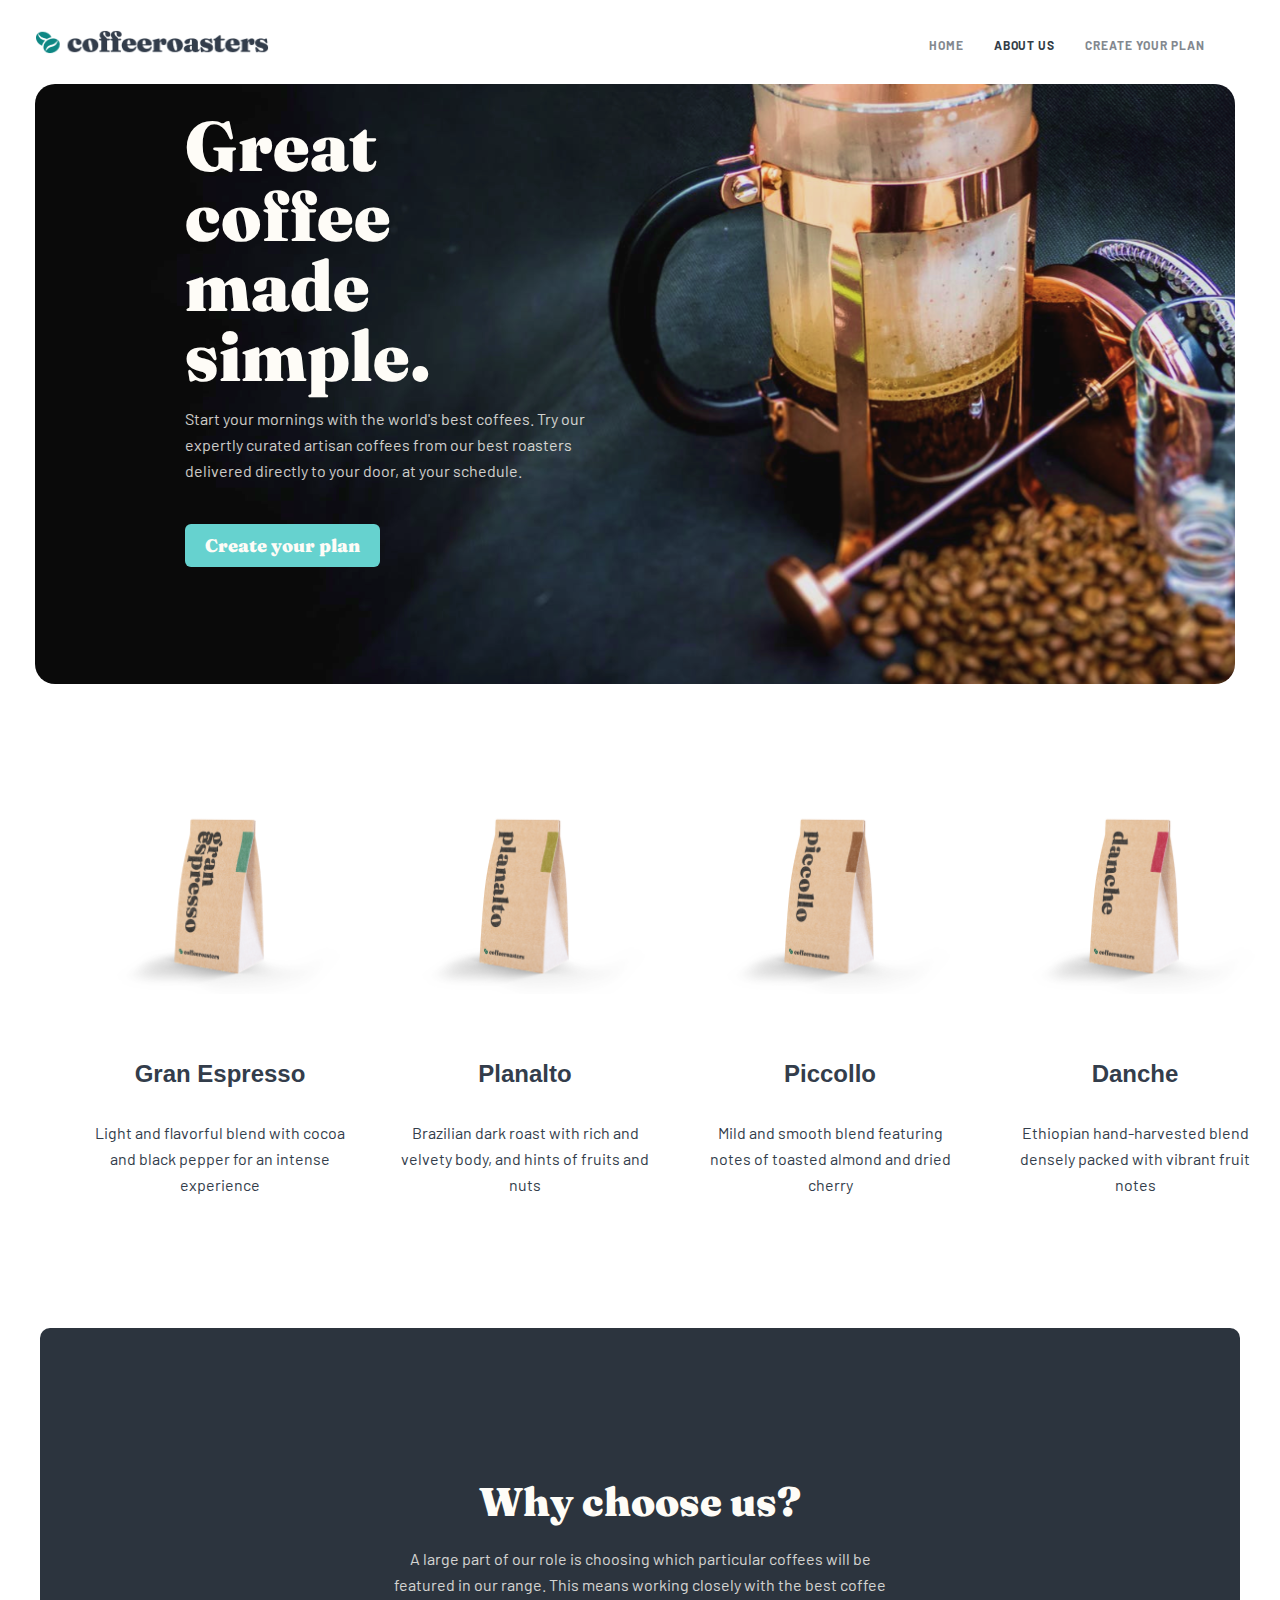
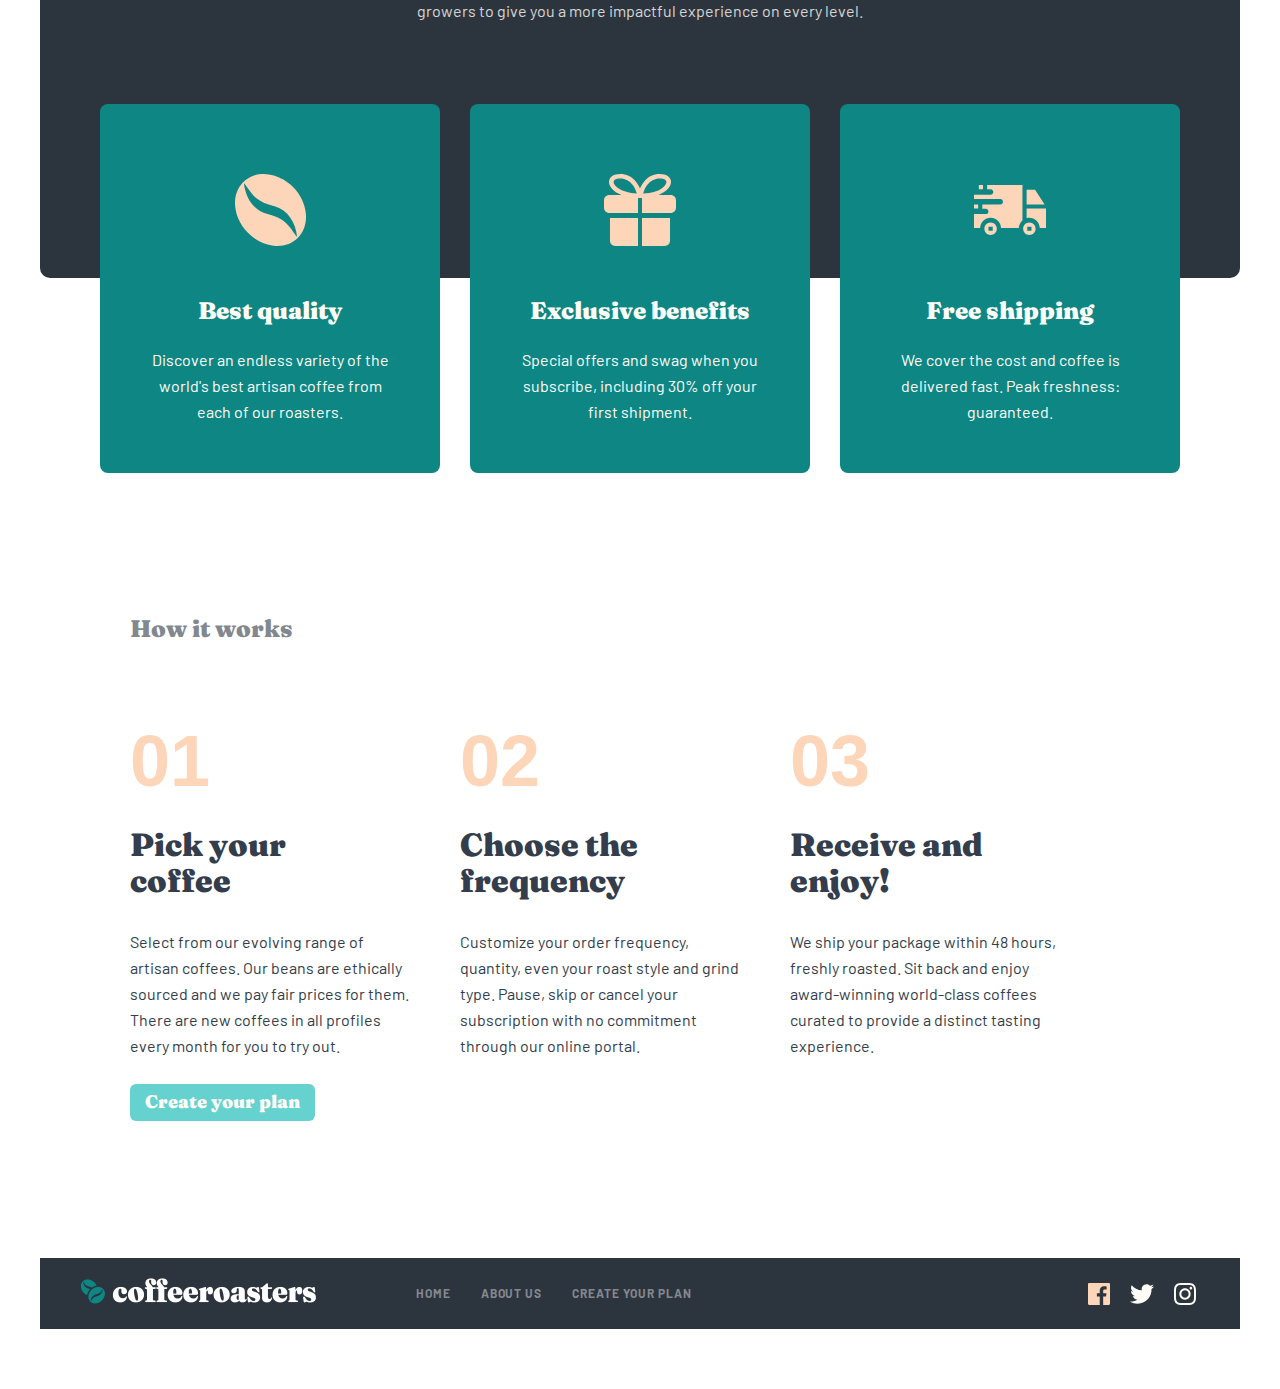
<file: index.html>
<!DOCTYPE html>
<html lang="en">
  <head>
    <meta charset="UTF-8" />
    <meta http-equiv="X-UA-Compatible" content="IE=edge" />
    <meta name="viewport" content="width=device-width, initial-scale=1.0" />
    <link rel="stylesheet" href="./css/main.css" />
    <link rel="preconnect" href="https://fonts.googleapis.com" />
    <link rel="preconnect" href="https://fonts.gstatic.com" crossorigin />
    <link
      href="https://fonts.googleapis.com/css2?family=Barlow&family=Fraunces:opsz@9..144&family=Philosopher:wght@700&display=swap"
      rel="stylesheet"
    />
    <title>Desktop-Home-Active</title>
  </head>
  <body>
    <header class="header">
      <div class="header-container">
        <div class="header-wrapper">
          <img
            src="img/Group5.png"
            alt="combinedshape"
            width="234"
            height="24"
          />
          <ul class="header-nav">
            <li class="nav-text">
              <a href="./index.html" class="nav-link">Home</a>
            </li>
            <li class="nav-text">
              <a href="./about.html" class="nav-link"><span>About us</span></a>
            </li>
            <li class="nav-text">
              <a href="./plan.html" class="nav-link">Create your plan</a>
            </li>
          </ul>
        </div>
      </div>
      <div class="header-container-2">
        <img
          src="./img/Bitmap.svg"
          class="header-container-2-img"
          alt="bitmap"
          width="1200"
          height="600"
        />
        <div class="header-wrapper-2">
          <div class="wrapper-2-texts">
            <p class="wrapper-2-name">Great coffee made simple.</p>
            <p class="wrapper-2-text">
              Start your mornings with the world's best coffees. Try our
              expertly curated artisan coffees from our best roasters delivered
              directly to your door, at your schedule.
            </p>
            <a href="#" class="wrapper-2-btn">Create your plan</a>
          </div>
        </div>
      </div>
    </header>
    <main class="main">
      <div class="main-container">
        <div class="main-wrapper-2">
          <img
            src="./img/kopi1copy.png"
            alt="kopi1234"
            width="253"
            height="190"
          />
          <div class="main-wrapper-2-texts">
            <p class="main-wrapper-2-name">Gran Espresso</p>
            <p class="main-wrapper-2-text">
              Light and flavorful blend with cocoa and black pepper for an
              intense experience
            </p>
            <p class="main-wrapper-2-text"></p>
          </div>
        </div>
        <div class="main-wrapper-2">
          <img src="./img/kopi2.png" alt="kopi1234" width="253" height="190" />
          <div class="main-wrapper-2-texts">
            <p class="main-wrapper-2-name">Planalto</p>
            <p class="main-wrapper-2-text">
              Brazilian dark roast with rich and velvety body, and hints of
              fruits and nuts
            </p>
          </div>
        </div>
        <div class="main-wrapper-2">
          <img src="./img/kopi3.png" alt="kopi1234" width="253" height="190" />
          <div class="main-wrapper-2-texts">
            <p class="main-wrapper-2-name">Piccollo</p>
            <p class="main-wrapper-2-text">
              Mild and smooth blend featuring notes of toasted almond and dried
              cherry
            </p>
          </div>
        </div>
        <div class="main-wrapper-2">
          <img src="./img/kopi4.png" alt="kopi1234" width="253" height="190" />
          <div class="main-wrapper-2-texts">
            <p class="main-wrapper-2-name">Danche</p>
            <p class="main-wrapper-2-text">
              Ethiopian hand-harvested blend densely packed with vibrant fruit
              notes
            </p>
          </div>
        </div>
      </div>
      <div class="main-container-2">
        <div class="main-wrapper-3">
          <div class="wrapper-3-texts">
            <p class="wrapper-3-name">Why choose us?</p>
            <p class="wrapper-3-text">
              A large part of our role is choosing which particular coffees will
              be featured in our range. This means working closely with the best
              coffee growers to give you a more impactful experience on every
              level.
            </p>
          </div>
        </div>
        <div class="main-wrapper-4">
          <div class="wrapper-4-container">
            <ul class="wrapper-4-ul">
              <li class="ul-li">
                <img
                  class="li-image"
                  src="./img/Shape.svg"
                  alt="coffe-box-car"
                  width="71"
                  height="72"
                />
                <h2 class="li-name">Best quality</h2>
                <p class="li-text">
                  Discover an endless variety of the world's best artisan coffee
                  from each of our roasters.
                </p>
              </li>
              <li class="ul-li">
                <img
                  class="li-image"
                  src="./img/combinedshape.svg"
                  alt="coffe-box-car"
                  width="72"
                  height="72"
                />
                <h2 class="li-name">Exclusive benefits</h2>
                <p class="li-text">
                  Special offers and swag when you subscribe, including 30% off
                  your first shipment.
                </p>
              </li>
              <li class="ul-li">
                <img
                  class="li-image"
                  src="./img/combinedshape2.svg"
                  alt="coffe-box-car"
                  width="72"
                  height="72"
                />
                <h2 class="li-name">Free shipping</h2>
                <p class="li-text">
                  We cover the cost and coffee is delivered fast. Peak
                  freshness: guaranteed.
                </p>
              </li>
            </ul>
          </div>
        </div>
        <div class="main-container-3">
          <div class="main-wrapper-5">
            <div class="wrapper-5">
              <p class="wrapper-5-name">How it works</p>
            </div>
            <div class="wrapper-6">
              <ul class="wrapper-6-ul">
                <li class="wrapper-6-texts">01</li>
                <li class="wrapper-6-text">
                  Pick your coffee
                  <span
                    >Select from our evolving range of artisan coffees. Our
                    beans are ethically sourced and we pay fair prices for them.
                    There are new coffees in all profiles every month for you to
                    try out.</span
                  >
                </li>
                <a href="#" class="wrapper-6-btn"
                  ><span>Create your plan</span></a
                >
              </ul>
              <ul class="wrapper-6-ul">
                <li class="wrapper-6-texts">02</li>
                <li class="wrapper-6-text">
                  Choose the frequency
                  <span
                    >Customize your order frequency, quantity, even your roast
                    style and grind type. Pause, skip or cancel your
                    subscription with no commitment through our online
                    portal.</span
                  >
                </li>
              </ul>
              <ul class="wrapper-6-ul">
                <li class="wrapper-6-texts">03</li>
                <li class="wrapper-6-text">
                  Receive and enjoy!
                  <span
                    >We ship your package within 48 hours, freshly roasted. Sit
                    back and enjoy award-winning world-class coffees curated to
                    provide a distinct tasting experience.</span
                  >
                </li>
              </ul>
            </div>
          </div>
        </div>
      </div>
    </main>
    <footer class="footer">
      <section class="footer-section">
        <img
          class="footer-image"
          src="./img/Group5-2.png"
          alt="coffetoaster"
          width="236"
          height="26"
        />
        <ul class="footer-nav">
          <li class="nav-text"><a href="#" class="nav-link">Home</a></li>
          <li class="nav-text">
            <a href="#" class="nav-link">About us</a>
          </li>
          <li class="nav-text">
            <a href="#" class="nav-link">Create your plan</a>
          </li>
        </ul>
        <div class="footer-icons">
          <a
            href="https://www.facebook.com/connectcoffeeroasters/"
            class="fti-links"
            ><img src="./img/Path2.svg" alt="facebook" width="24" height="22"
          /></a>
          <a href=" https://twitter.com/coffeeroastersg" class="fti-links"
            ><img src="./img/Path.svg" alt="twitter" width="24" height="22"
          /></a>
          <a
            href="https://www.instagram.com/link_coffee_roasters_ch/?hl=en"
            class="fti-links"
            ><img
              src="./img/Shape2.svg"
              alt="instagramm"
              width="24"
              height="22"
          /></a>
        </div>
      </section>
    </footer>
  </body>
</html>
</file>
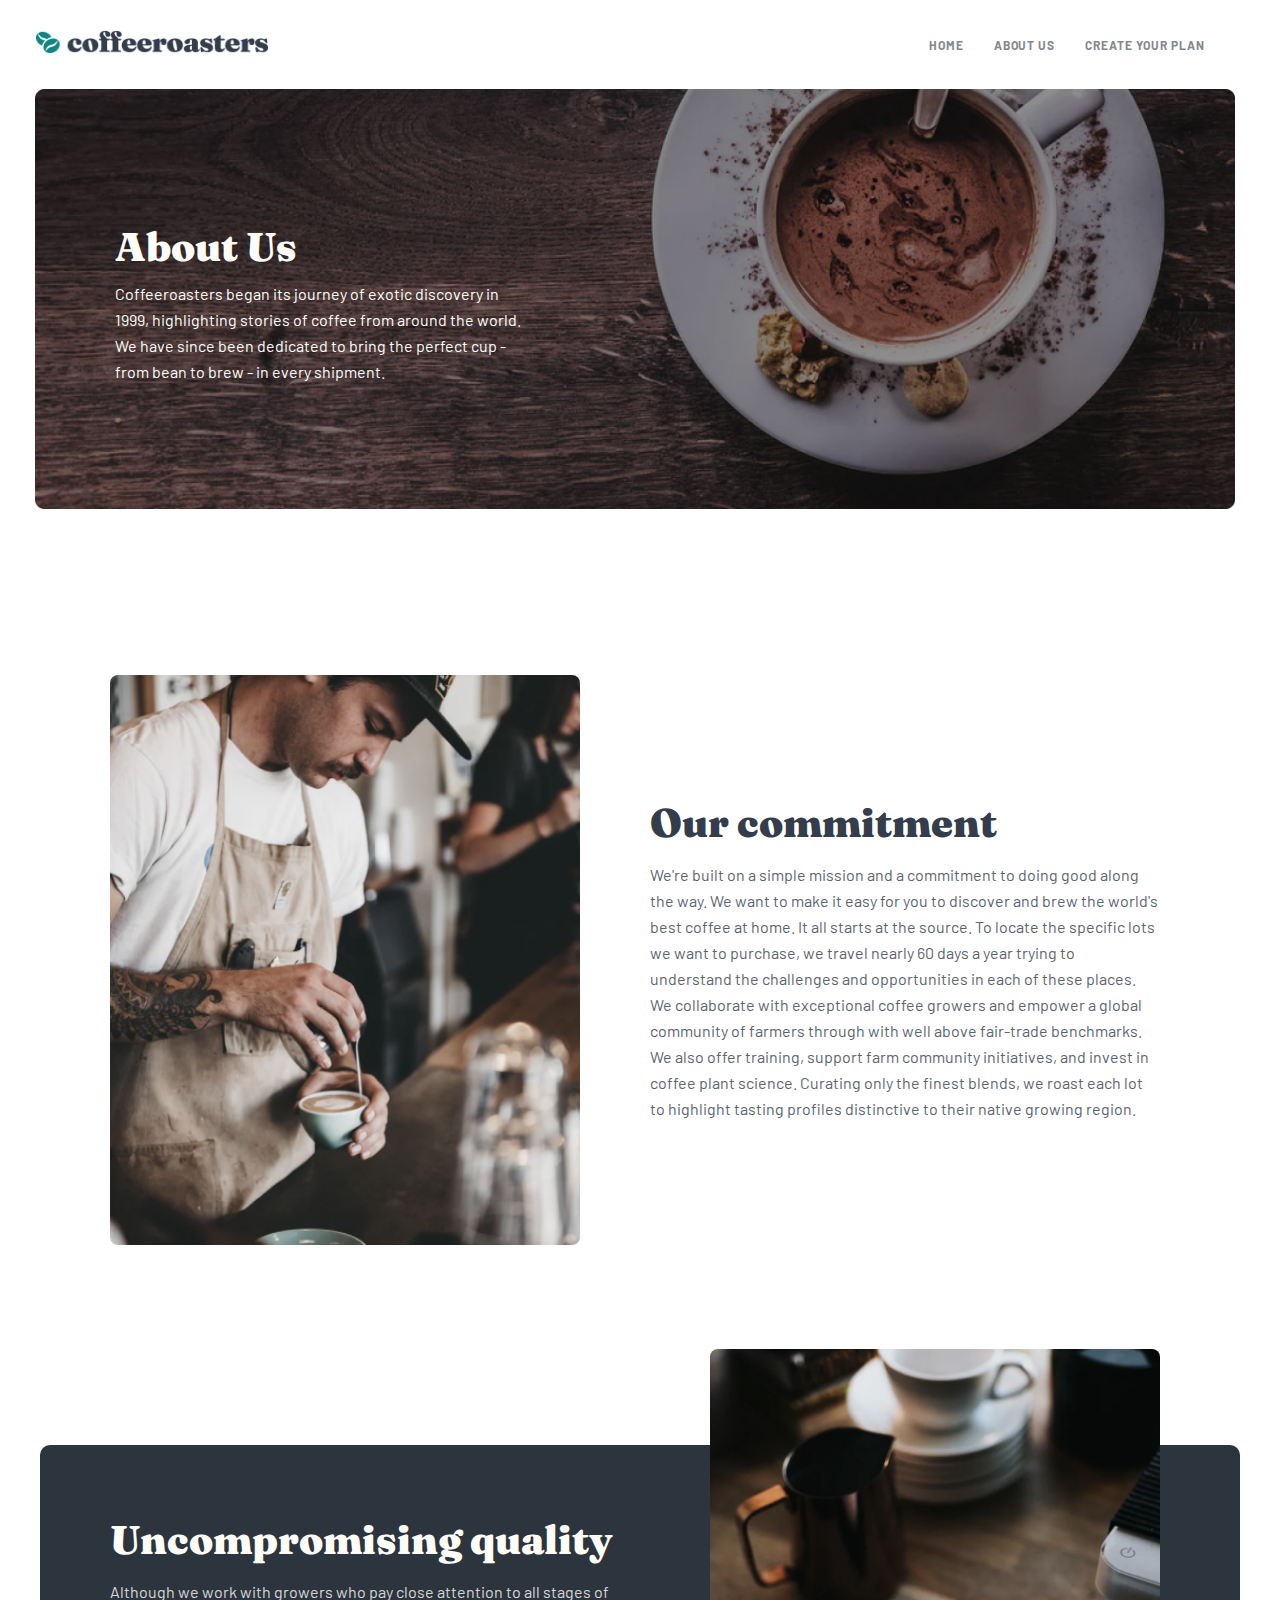
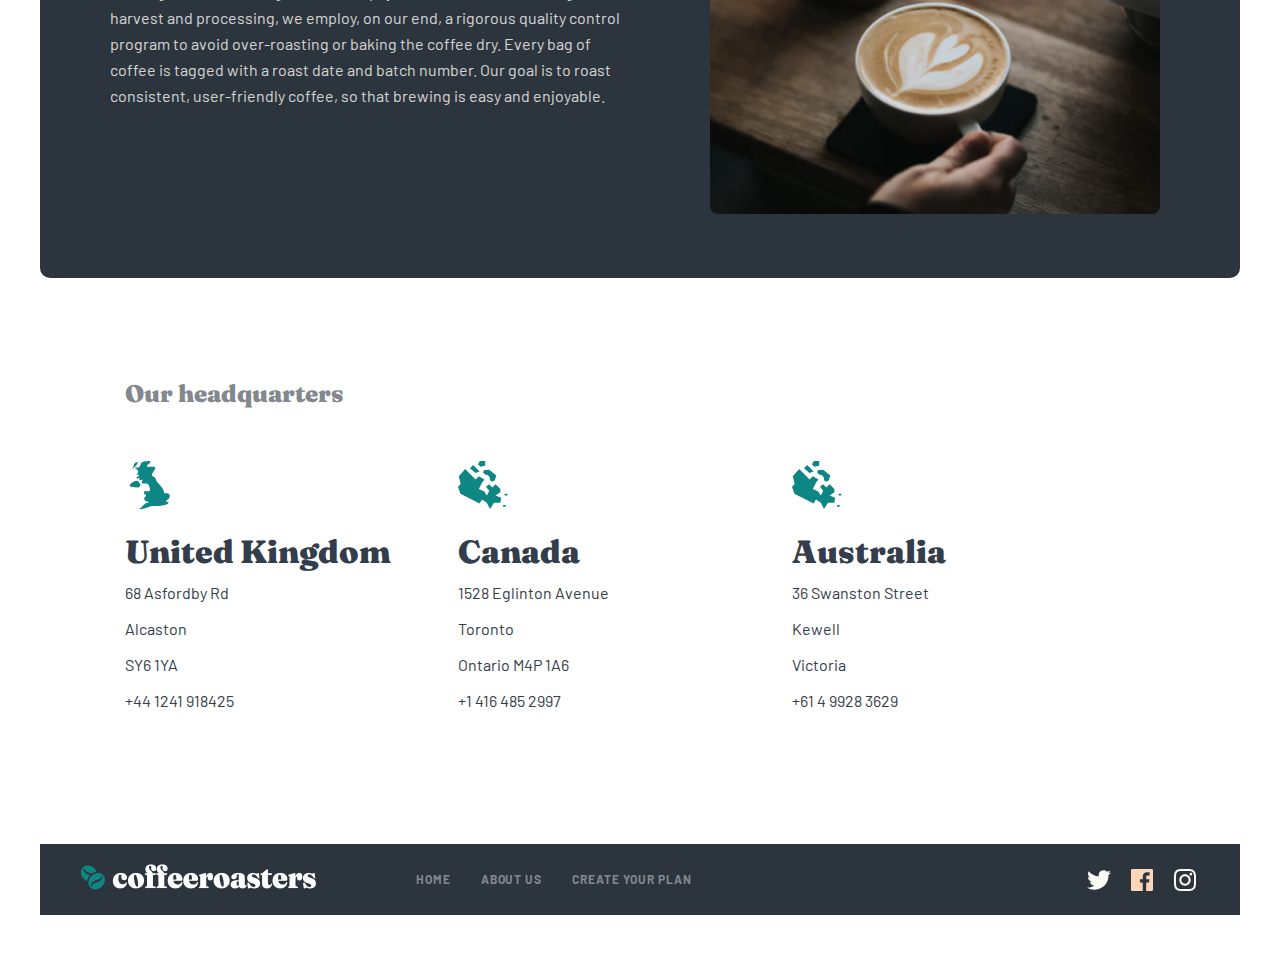
<file: about.html>
<!DOCTYPE html>
<html lang="en">
  <head>
    <meta charset="UTF-8" />
    <meta http-equiv="X-UA-Compatible" content="IE=edge" />
    <meta name="viewport" content="width=device-width, initial-scale=1.0" />
    <link rel="stylesheet" href="css/main2.css" />
    <link rel="preconnect" href="https://fonts.googleapis.com" />
    <link rel="preconnect" href="https://fonts.gstatic.com" crossorigin />
    <link
      href="https://fonts.googleapis.com/css2?family=Barlow&family=Fraunces:opsz@9..144&family=Philosopher:wght@700&display=swap"
      rel="stylesheet"
    />
    <title>Desktop-About Us-Active</title>
  </head>
  <body>
    <header class="header">
      <section class="header__section">
        <div class="header__wrapper">
          <img
            src="img/Group5.png"
            alt="combinedshape"
            width="234"
            height="24"
          />
          <ul class="header__nav">
            <li class="nav__text">
              <a href="./index.html" class="nav__link">Home</a>
            </li>
            <li class="nav__text">
              <a href="./about.html" class="nav__link">About us</a>
            </li>
            <li class="nav__text">
              <a href="./plan.html" class="nav__link">Create your plan</a>
            </li>
          </ul>
        </div>
      </section>
      <div class="header__wrapper__2">
        <img src="./img/Bitmap2.jpg" alt="coffee" width="1200" height="420" />
        <div class="wrapper__2__texts">
          <p class="wrapper__2__name">About Us</p>
          <p class="wrapper__2__text">
            Coffeeroasters began its journey of exotic discovery in 1999,
            highlighting stories of coffee from around the world. We have since
            been dedicated to bring the perfect cup - from bean to brew - in
            every shipment.
          </p>
        </div>
      </div>
    </header>
    <main class="main">
      <section class="main__section">
        <div class="main__wrapper">
          <img
            class="wrapper__img"
            src="./img/Bitmap2.png"
            alt="coffe__man"
            width="470"
            height="570"
          />
          <div class="wrapper__texts">
            <p class="wrapper__name">Our commitment</p>
            <p class="wrapper__text">
              We're built on a simple mission and a commitment to doing good
              along the way. We want to make it easy for you to discover and
              brew the world's best coffee at home. It all starts at the source.
              To locate the specific lots we want to purchase, we travel nearly
              60 days a year trying to understand the challenges and
              opportunities in each of these places. We collaborate with
              exceptional coffee growers and empower a global community of
              farmers through with well above fair-trade benchmarks. We also
              offer training, support farm community initiatives, and invest in
              coffee plant science. Curating only the finest blends, we roast
              each lot to highlight tasting profiles distinctive to their native
              growing region.
            </p>
          </div>
        </div>
      </section>
      <section class="main-section-2">
        <div class="main__wrapper__2">
          <div class="main__wrapper__2__texts">
            <p class="main__wrapper__2__name">Uncompromising quality</p>
            <p class="main__wrapper__2__text">
              Although we work with growers who pay close attention to all
              stages of harvest and processing, we employ, on our end, a
              rigorous quality control program to avoid over-roasting or baking
              the coffee dry. Every bag of coffee is tagged with a roast date
              and batch number. Our goal is to roast consistent, user-friendly
              coffee, so that brewing is easy and enjoyable.
            </p>
          </div>
          <img
            class="wrapper__2__img"
            src="img/Bitmap4.png"
            alt="bitmap"
            width="450"
            height="465"
          />
        </div>
        <div class="main__wrapper__3">
          <div class="wrapper__3__texts__2">
            <p class="wrapper__3__name">Our headquarters</p>
          </div>
          <div class="wrapper__3__container__2">
            <ul class="container__2__ul">
              <img
                src="./img/CombinedShape4.svg"
                alt="continets"
                width="50"
                height="50"
              />
              <li class="ul__ul__texts">
                United Kingdom
                <span>68 Asfordby Rd</span>
                <span>Alcaston</span>
                <span>SY6 1YA</span>
                <span>+44 1241 918425</span>
              </li>
            </ul>
            <ul class="container__2__ul">
              <img
                src="./img/CombinedShape5.svg"
                alt="continets"
                width="50"
                height="50"
              />
              <li class="ul__ul__texts">
                Canada
                <span>1528 Eglinton Avenue</span>
                <span>Toronto</span>
                <span>Ontario M4P 1A6</span>
                <span>+1 416 485 2997</span>
              </li>
            </ul>
            <ul class="container__2__ul">
              <img
                src="./img/CombinedShape6.svg"
                alt="continets"
                width="50"
                height="50"
              />
              <li class="ul__ul__texts">
                Australia
                <span>36 Swanston Street</span>
                <span>Kewell</span>
                <span>Victoria</span>
                <span>+61 4 9928 3629</span>
              </li>
            </ul>
          </div>
        </div>
      </section>
    </main>
    <footer class="footer">
      <section class="footer__section">
        <img
          class="footer__image"
          src="./img/Group5-2.png"
          alt="coffetoaster"
          width="236"
          height="26"
        />
        <ul class="footer__nav">
          <li class="nav__text"><a href="#" class="nav__link">Home</a></li>
          <li class="nav__text">
            <a href="#" class="nav__link">About us</a>
          </li>
          <li class="nav__text">
            <a href="#" class="nav__link">Create your plan</a>
          </li>
        </ul>
        <div class="footer__icons">
          <a
            href="https://www.facebook.com/connectcoffeeroasters/"
            class="fti__links"
            ><img src="./img/Path.svg" alt="facebook" width="24" height="22"
          /></a>
          <a href=" https://twitter.com/coffeeroastersg" class="fti__links"
            ><img src="./img/Path2.svg" alt="twitter" width="24" height="22"
          /></a>
          <a
            href="https://www.instagram.com/link_coffee_roasters_ch/?hl=en"
            class="fti__links"
            ><img
              src="./img/Shape2.svg"
              alt="instagramm"
              width="24"
              height="22"
          /></a>
        </div>
      </section>
    </footer>
  </body>
</html>
</file>
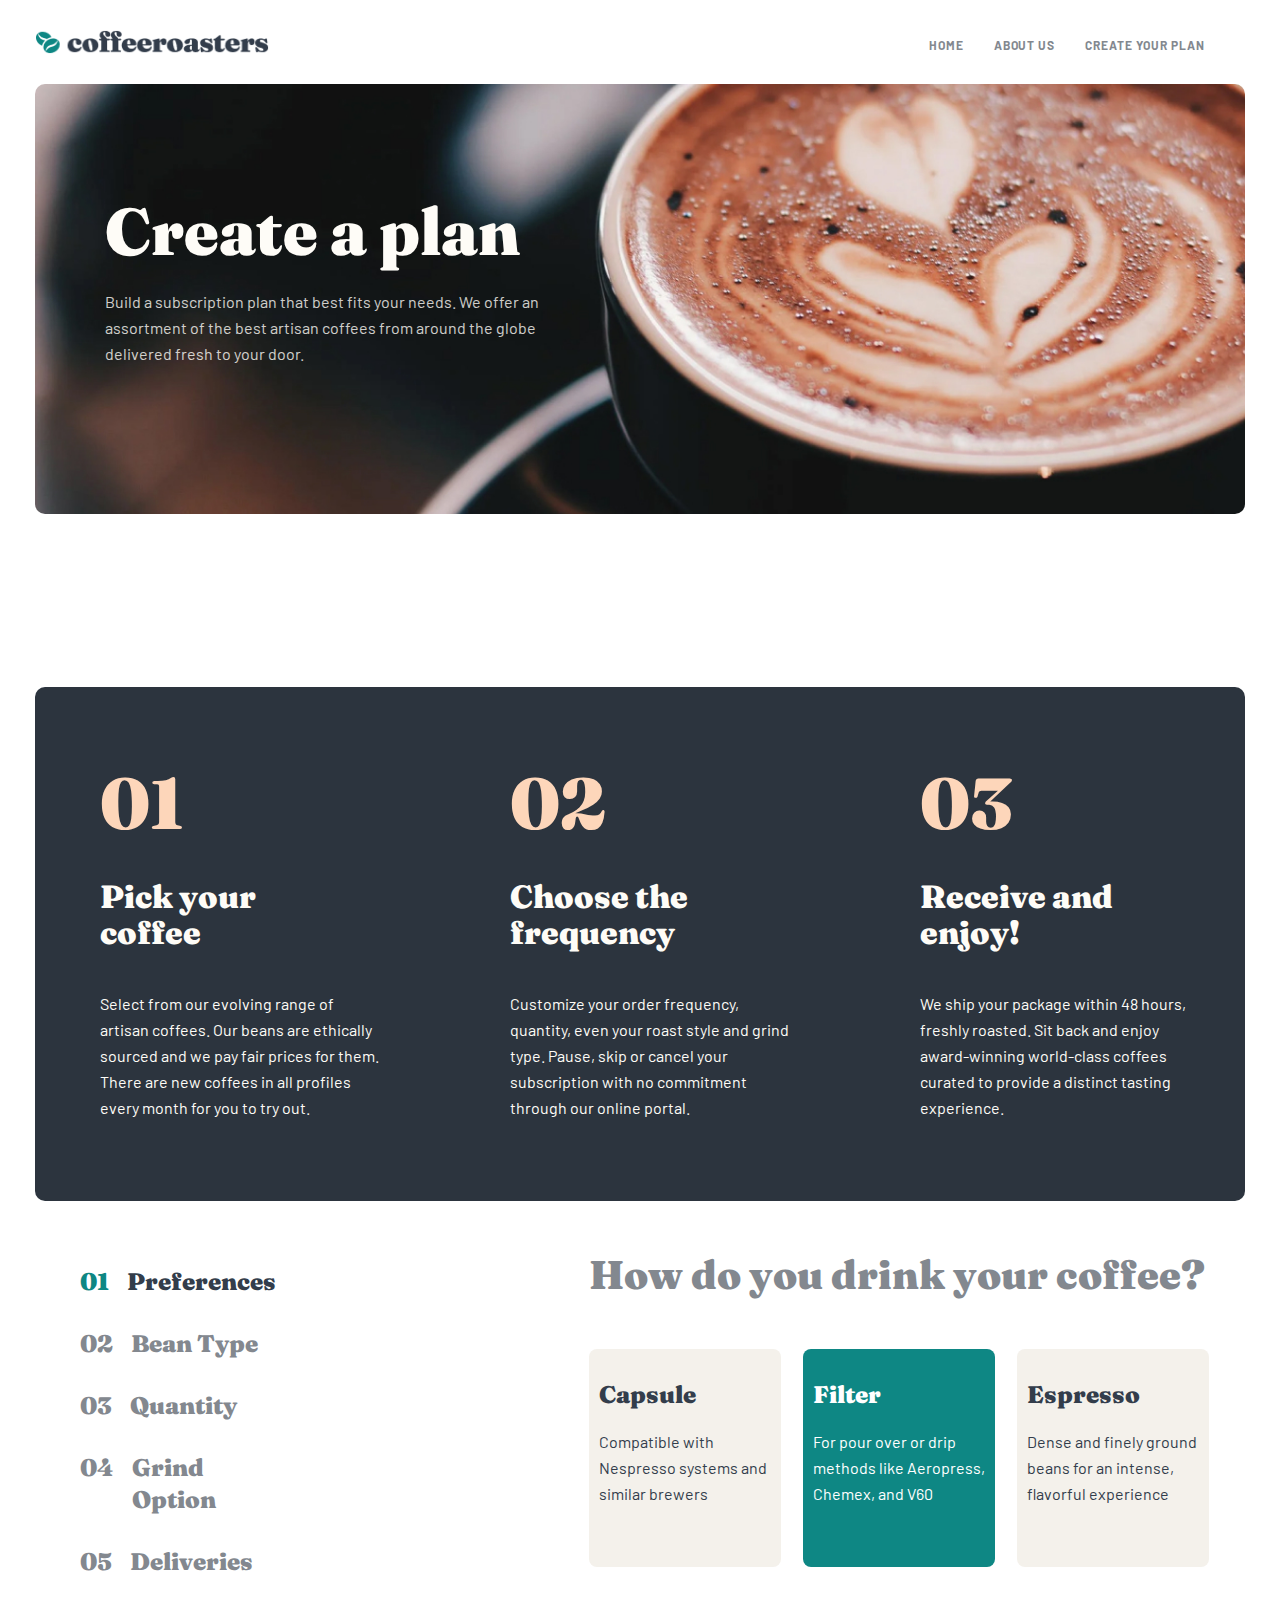
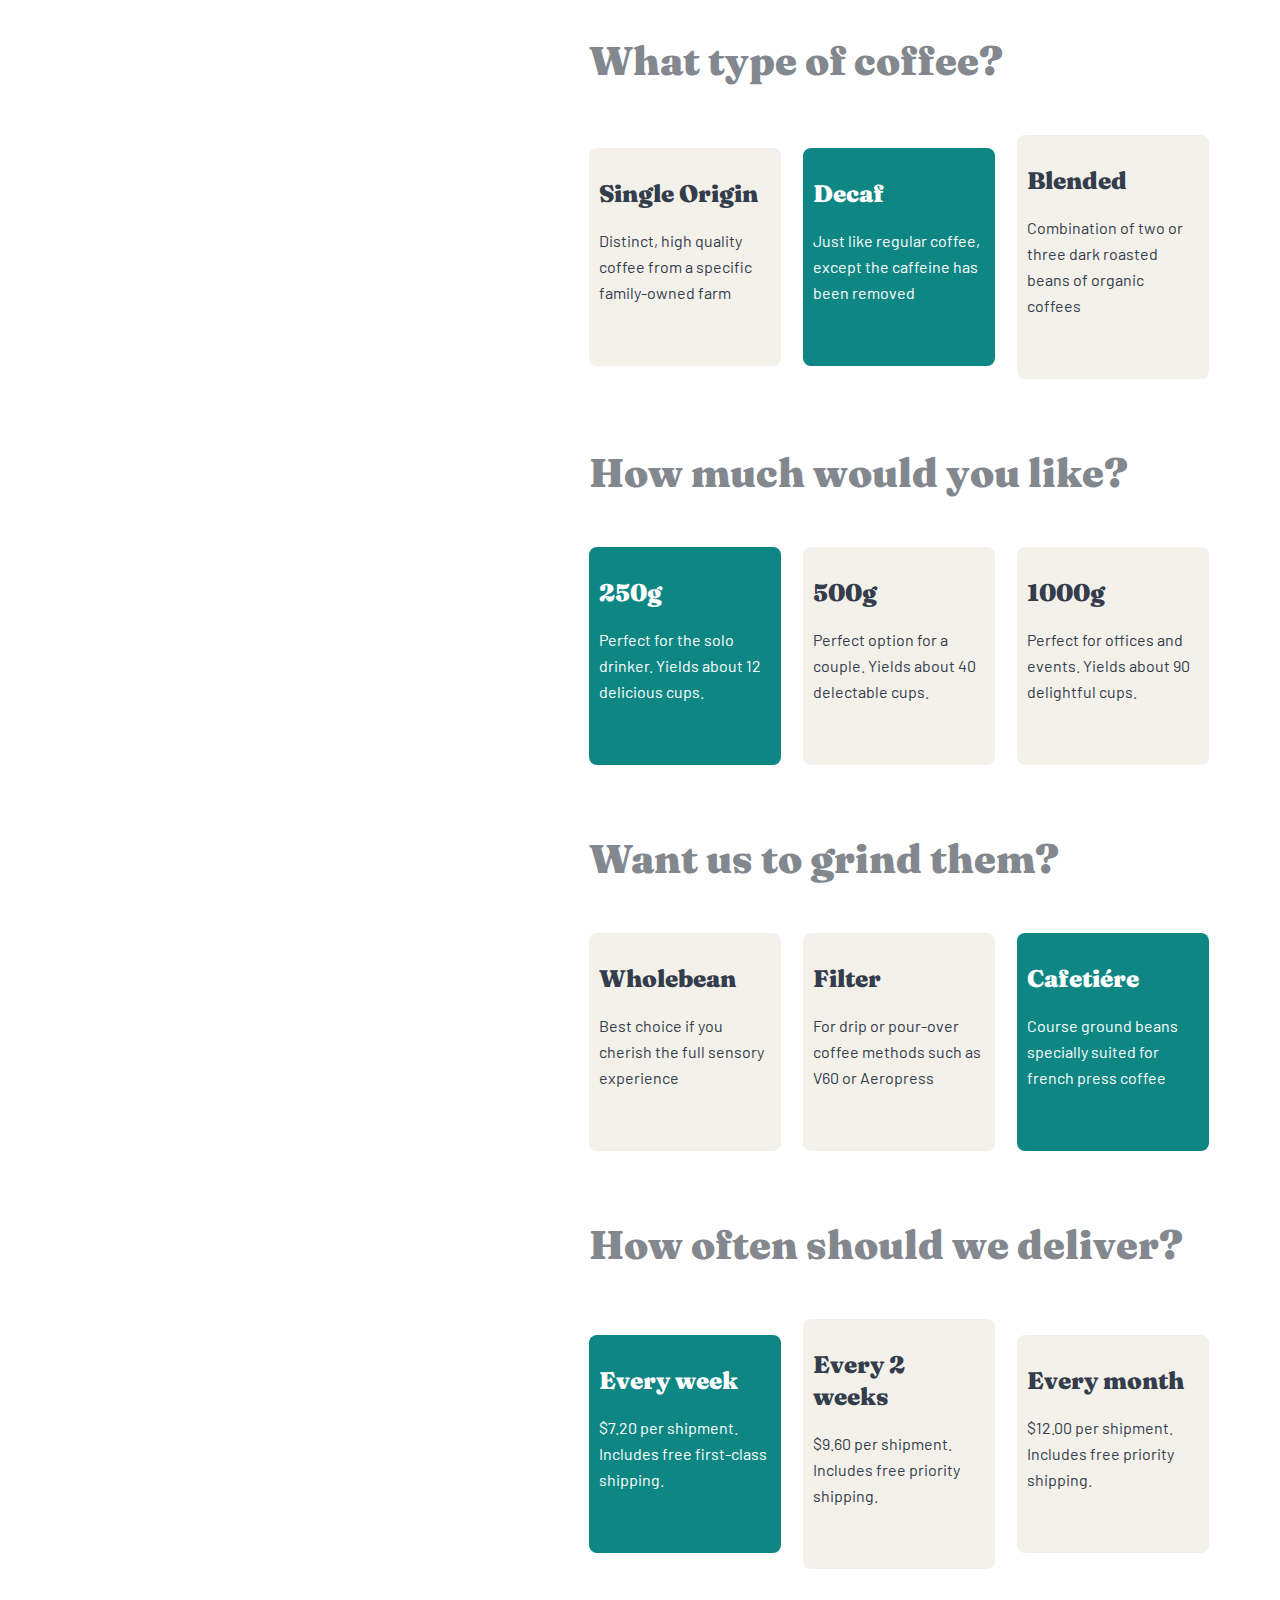
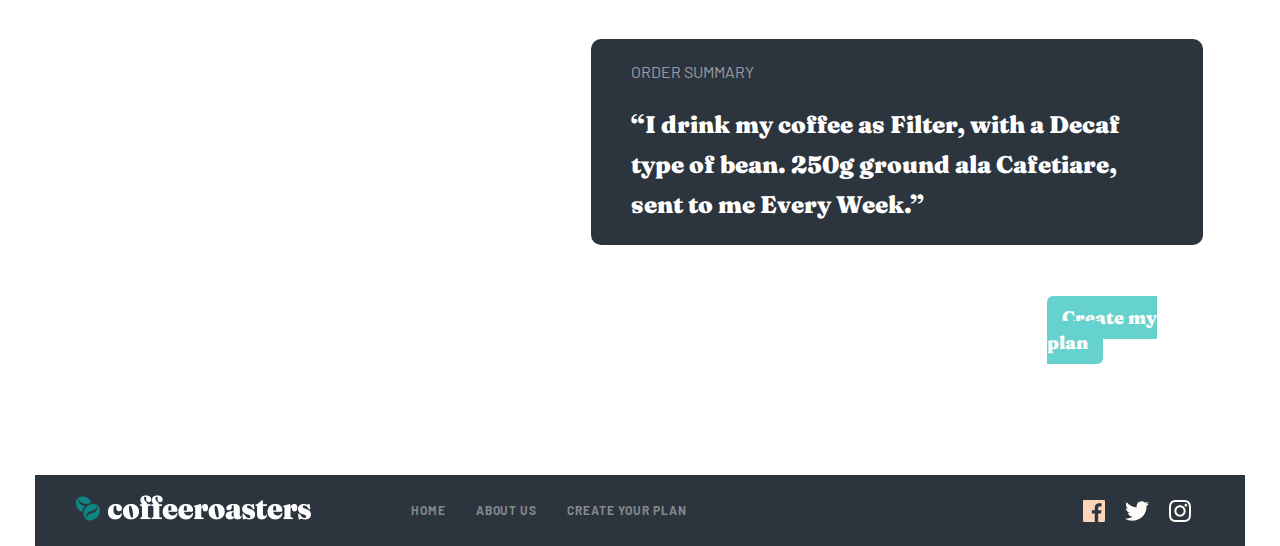
<file: plan.html>
<!DOCTYPE html>
<html lang="en">
  <head>
    <meta charset="UTF-8" />
    <meta http-equiv="X-UA-Compatible" content="IE=edge" />
    <meta name="viewport" content="width=device-width, initial-scale=1.0" />
    <link rel="stylesheet" href="./css/main3.css" />
    <link rel="preconnect" href="https://fonts.googleapis.com" />
    <link rel="preconnect" href="https://fonts.gstatic.com" crossorigin />
    <link
      href="https://fonts.googleapis.com/css2?family=Barlow&family=Fraunces:opsz@9..144&family=Philosopher:wght@700&display=swap"
      rel="stylesheet"
    />
    <title>Desktop-Subscribe-Active</title>
  </head>
  <body>
    <header class="header">
      <div class="header-container">
        <div class="header-wrapper">
          <img
            src="img/Group5.png"
            alt="combinedshape"
            width="234"
            height="24"
          />
          <ul class="header-nav">
            <li class="nav-text">
              <a href="./index.html" class="nav-link">Home</a>
            </li>
            <li class="nav-text">
              <a href="./index/about.html" class="nav-link">About us</a>
            </li>
            <li class="nav-text">
              <a href="./index/plan.html" class="nav-link">Create your plan</a>
            </li>
          </ul>
        </div>
      </div>
      <div class="header-container-2">
        <img
          class="bitmap-image"
          src="./img/Bitmap.jpg"
          alt="coffee"
          width="1210"
          height="430"
        />
        <div class="header-wrapper-2">
          <div class="wrapper-2-texts">
            <p class="texts-head">Create a plan</p>
            <p class="texts-text">
              Build a subscription plan that best fits your needs. We offer an
              assortment of the best artisan coffees from around the globe
              delivered fresh to your door.
            </p>
          </div>
        </div>
      </div>
    </header>
    <main class="main">
      <section class="main-section">
        <div class="section-wrapper">
          <ul class="section-ul">
            <li class="ul-head">01</li>
            <li class="ul-text">Pick your coffee<br /></li>
            <li class="ul-span">
              Select from our evolving range of artisan coffees. Our beans are
              ethically sourced and we pay fair prices for them. There are new
              coffees in all profiles every month for you to try out.
            </li>
          </ul>
          <ul class="section-ul">
            <li class="ul-head">02</li>
            <li class="ul-text">Choose the frequency<br /></li>
            <li class="ul-span">
              Customize your order frequency, quantity, even your roast style
              and grind type. Pause, skip or cancel your subscription with no
              commitment through our online portal.
            </li>
          </ul>
          <ul class="section-ul">
            <li class="ul-head">03</li>
            <li class="ul-text">Receive and enjoy!<br /></li>
            <li class="ul-span">
              We ship your package within 48 hours, freshly roasted. Sit back
              and enjoy award-winning world-class coffees curated to provide a
              distinct tasting experience.
            </li>
          </ul>
        </div>
      </section>
      <section class="main-section-2">
        <div class="section-2-wrapper">
          <a href="#" class="section-2-list">
            <li class="section-2-number">01</li>
            <li class="section-2-text">Preferences</li>
          </a>
          <a href="#" class="section-2-list">
            <li class="section-2-numbers">02</li>
            <li class="section-2-texts">Bean Type</li>
          </a>
          <a href="#" class="section-2-list">
            <li class="section-2-numbers">03</li>
            <li class="section-2-texts">Quantity</li>
          </a>
          <a href="#" class="section-2-list">
            <li class="section-2-numbers">04</li>
            <li class="section-2-texts">Grind Option</li>
          </a>
          <a href="#" class="section-2-list">
            <li class="section-2-numbers">05</li>
            <li class="section-2-texts">Deliveries</li>
          </a>
        </div>
        <div class="section-2-container">
          <div class="section-2-cards">
            <p class="cards-heading">How do you drink your coffee?</p>
            <div class="cards-list">
              <a href="#" class="section-2-card">
                <li class="card-name">Capsule</li>
                <li class="card-text">
                  Compatible with Nespresso systems and similar brewers
                </li>
              </a>
              <a href="#" class="section-2-card-2">
                <li class="card-name-2">Filter</li>
                <li class="card-text-2">
                  For pour over or drip methods like Aeropress, Chemex, and V60
                </li>
              </a>
              <a href="#" class="section-2-card">
                <li class="card-name">Espresso</li>
                <li class="card-text">
                  Dense and finely ground beans for an intense, flavorful
                  experience
                </li>
              </a>
            </div>
          </div>
          <div class="section-2-cards">
            <p class="cards-heading">What type of coffee?</p>
            <div class="cards-list">
              <a href="#" class="section-2-card">
                <li class="card-name">Single Origin</li>
                <li class="card-text">
                  Distinct, high quality coffee from a specific family-owned
                  farm
                </li>
              </a>
              <a href="#" class="section-2-card-2">
                <li class="card-name-2">Decaf</li>
                <li class="card-text-2">
                  Just like regular coffee, except the caffeine has been removed
                </li>
              </a>
              <a href="#" class="section-2-card">
                <li class="card-name">Blended</li>
                <li class="card-text">
                  Combination of two or three dark roasted beans of organic
                  coffees
                </li>
              </a>
            </div>
          </div>
          <div class="section-2-cards">
            <p class="cards-heading">How much would you like?</p>
            <div class="cards-list">
              <a href="#" class="section-2-card-2">
                <li class="card-name-2">250g</li>
                <li class="card-text-2">
                  Perfect for the solo drinker. Yields about 12 delicious cups.
                </li>
              </a>
              <a href="#" class="section-2-card">
                <li class="card-name">500g</li>
                <li class="card-text">
                  Perfect option for a couple. Yields about 40 delectable cups.
                </li>
              </a>
              <a href="#" class="section-2-card">
                <li class="card-name">1000g</li>
                <li class="card-text">
                  Perfect for offices and events. Yields about 90 delightful
                  cups.
                </li>
              </a>
            </div>
          </div>
          <div class="section-2-cards">
            <p class="cards-heading">Want us to grind them?</p>
            <div class="cards-list">
              <a href="#" class="section-2-card">
                <li class="card-name">Wholebean</li>
                <li class="card-text">
                  Best choice if you cherish the full sensory experience
                </li>
              </a>
              <a href="#" class="section-2-card">
                <li class="card-name">Filter</li>
                <li class="card-text">
                  For drip or pour-over coffee methods such as V60 or Aeropress
                </li>
              </a>
              <a href="#" class="section-2-card-2">
                <li class="card-name-2">Cafetiére</li>
                <li class="card-text-2">
                  Course ground beans specially suited for french press coffee
                </li>
              </a>
            </div>
          </div>
          <div class="section-2-cards">
            <p class="cards-heading">How often should we deliver?</p>
            <div class="cards-list">
              <a href="#" class="section-2-card-2">
                <li class="card-name-2">Every week</li>
                <li class="card-text-2">
                  $7.20 per shipment. Includes free first-class shipping.
                </li>
              </a>
              <a href="#" class="section-2-card">
                <li class="card-name">Every 2 weeks</li>
                <li class="card-text">
                  $9.60 per shipment. Includes free priority shipping.
                </li>
              </a>
              <a href="#" class="section-2-card">
                <li class="card-name">Every month</li>
                <li class="card-text">
                  $12.00 per shipment. Includes free priority shipping.
                </li>
              </a>
            </div>
          </div>
          <div class="section-2-summary">
            <a href="#" class="summary-texts">
              <li class="summary-name">ORDER SUMMARY</li>
              <li class="summary-text">
                “I drink my coffee as Filter, with a Decaf type of bean. 250g
                ground ala Cafetiare, sent to me Every Week.”
              </li>
            </a>
          </div>
          <div class="button">
            <a href="#" class="summary-button">Create my plan</a>
          </div>
        </div>
      </section>
    </main>
    <footer class="footer">
      <div class="footer-container">
        <img
          class="footer-image"
          src="./img/Group5-2.png"
          alt="coffetoaster"
          width="236"
          height="26"
        />
        <ul class="footer-nav">
          <li class="nav-text"><a href="#" class="nav-link">Home</a></li>
          <li class="nav-text">
            <a href="#" class="nav-link">About us</a>
          </li>
          <li class="nav-text">
            <a href="#" class="nav-link">Create your plan</a>
          </li>
        </ul>
        <div class="footer-icons">
          <a
            href="https://www.facebook.com/connectcoffeeroasters/"
            class="fti-links"
            ><img src="./img/Path2.svg" alt="facebook" width="24" height="22"
          /></a>
          <a href=" https://twitter.com/coffeeroastersg" class="fti-links"
            ><img src="./img/Path.svg" alt="twitter" width="24" height="22"
          /></a>
          <a
            href="https://www.instagram.com/link_coffee_roasters_ch/?hl=en"
            class="fti-links"
            ><img
              src="./img/Shape2.svg"
              alt="instagramm"
              width="24"
              height="22"
          /></a>
        </div>
      </div>
    </footer>
  </body>
</html>
</file>
<file: css/main.css>
*,
*::before,
*::after {
  box-sizing: border-box;
  margin: 0;
  padding: 0%;
}
.header {
  width: 1250px;
  margin: 0 auto;
  padding: 0 20px;
}
.header-container {
  display: flex;
  align-items: center;
  justify-content: space-between;
}
.header-wrapper {
  display: flex;
  padding-top: 30px;
}
.header-nav {
  display: flex;
  justify-content: space-between;
  align-items: center;
  text-decoration: none;
  list-style-type: none;
  padding-left: 630px;
}
.nav-text {
  margin-top: 6px;
  margin-left: 30px;
}
.nav-link {
  font-family: "Barlow", sans-serif;
  font-style: normal;
  font-weight: 700;
  font-size: 12px;
  line-height: 15px;
  text-decoration: none;
  /* identical to box height, or 125% */
  letter-spacing: 0.923077px;
  text-transform: uppercase;
  color: #83888f;
}
.nav-link > span {
  font-family: "Barlow", sans-serif;
  font-style: normal;
  font-weight: 700;
  font-size: 12px;
  line-height: 15px;
  text-decoration: none;
  /* identical to box height, or 125% */
  letter-spacing: 0.923077px;
  text-transform: uppercase;
  color: #333d48;
}
.header-container-2 {
  display: flex;
  align-items: center;
  padding-top: 30px;
}
.header-container-2-img {
  border-radius: 20px;
}
.header-wrapper-2 {
  display: flex;
  width: 395px;
}
.wrapper-2-texts {
  width: 400px;
  position: relative;
  top: -50px;
  left: -650px;
  margin-left: -400px;
}
.wrapper-2-name {
  font-family: "Fraunces", sans-serif;
  font-style: normal;
  font-weight: 900;
  font-size: 70px;
  line-height: 70px;
  /* or 100% */
  color: #fefcf7;
  padding-bottom: 15px;
}
.wrapper-2-text {
  font-family: "Barlow";
  font-style: normal;
  font-weight: 400;
  font-size: 16px;
  line-height: 26px;
  /* or 162% */
  color: #fefcf7;
  mix-blend-mode: normal;
  opacity: 0.8;
  padding-bottom: 50px;
}
.wrapper-2-btn {
  font-family: "Fraunces", sans-serif;
  font-style: normal;
  font-weight: 900;
  font-size: 18px;
  line-height: 24px;
  text-decoration: none;
  /* identical to box height, or 139% */
  text-align: center;
  color: #fefcf7;
  background: #66d2cf;
  border-radius: 6px;
  padding: 10px 20px;
}
.main {
  width: 1240px;
  margin: 0 auto;
  padding: 0 20px;
}
.main-container {
  display: flex;
}
.main-wrapper {
  display: flex;
  align-items: center;
}
.main-wrapper-2 {
  width: 305px;
  margin-top: 120px;
  padding-left: 55px;
}
.main-wrapper-2-texts {
  padding-top: 60px;
  text-align: center;
}
.main-wrapper-2-name {
  font-family: "Fraunces ", sans-serif;
  font-style: normal;
  font-weight: 900;
  font-size: 24px;
  line-height: 32px;
  /* identical to box height, or 133% */
  text-align: center;
  color: #333d4b;
}
.main-wrapper-2-text {
  font-family: "Barlow", sans-serif;
  font-style: normal;
  font-weight: 400;
  font-size: 16px;
  line-height: 26px;
  /* or 162% */
  text-align: center;
  color: #333d4b;
  padding-top: 30px;
}
.main-container-2 {
  background-color: #2c343e;
  border-radius: 10px;
  height: 550px;
  margin-top: 100px;
}
.main-wrapper-3 {
  display: flex;
}
.wrapper-3-texts {
  width: 528px;
  margin: 150px 343px 0px;
  display: block;
  text-align: center;
}
.wrapper-3-name {
  font-family: "Fraunces", sans-serif;
  font-style: normal;
  font-weight: 900;
  font-size: 40px;
  line-height: 48px;
  /* identical to box height, or 120% */
  text-align: center;
  color: #fefcf7;
  padding-bottom: 20px;
}
.wrapper-3-text {
  font-family: "Barlow", sans-serif;
  font-style: normal;
  font-weight: 400;
  font-size: 16px;
  line-height: 26px;
  /* or 162% */
  text-align: center;
  color: #fefcf7;
  mix-blend-mode: normal;
  opacity: 0.8;
}
.main-wrapper-4 {
  display: flex;
  align-items: center;
}
.wrapper-4-ul {
  display: flex;
  list-style-type: none;
  gap: 30px;
  margin: 80px 60px 0;
}
.ul-li {
  width: 340px;
  background: #0e8784;
  border-radius: 8px;
  padding: 70px 48px 48px 48px;
  text-align: center;
}
.li-image {
  margin-bottom: 45px;
}
.li-name {
  font-family: "Fraunces", sans-serif;
  font-style: normal;
  font-weight: 900;
  font-size: 24px;
  line-height: 32px;
  /* identical to box height, or 133% */
  text-align: center;
  color: #fefcf7;
}
.li-text {
  padding-top: 20px;
  font-family: "Barlow", sans-serif;
  font-style: normal;
  font-weight: 400;
  font-size: 16px;
  line-height: 26px;
  /* or 162% */
  text-align: center;
  color: #fefcf7;
}
.main-container-3 {
  display: flex;
}
.main-wrapper-5 {
  padding: 120px 40px 20px;
}
.wrapper-5 {
  margin: 20px 50px 80px;
}
.wrapper-5-name {
  font-family: "Fraunces", sans-serif;
  font-style: normal;
  font-weight: 900;
  font-size: 24px;
  line-height: 32px;
  /* identical to box height, or 133% */
  color: #83888f;
}
.wrapper-6 {
  display: flex;
  align-items: top;
}
.wrapper-6-ul {
  list-style-type: none;
  margin-left: 50px;
}
.wrapper-6-texts {
  width: 280px;
  font-family: "Fraunces ", sans-serif;
  font-style: normal;
  font-weight: 900;
  font-size: 72px;
  line-height: 72px;
  /* identical to box height, or 100% */
  color: #fdd6ba;
}
.wrapper-6-text {
  padding: 30px 0 30px;
  width: 200px;
  font-family: "Fraunces", sans-serif;
  font-style: normal;
  font-weight: 900;
  font-size: 32px;
  line-height: 36px;
  /* or 112% */
  color: #333d4b;
}
.wrapper-6-text > span {
  padding-top: 30px;
  display: block;
  width: 285px;
  font-family: "Barlow", sans-serif;
  font-style: normal;
  font-weight: 400;
  font-size: 16px;
  line-height: 26px;
  /* or 162% */
  color: #333d4b;
}
.wrapper-6-btn {
  background: #66d2cf;
  border-radius: 6px;
  padding: 10px 15px;
  text-decoration: none;
}
.wrapper-6-btn > span {
  font-family: "Fraunces", sans-serif;
  font-style: normal;
  font-weight: 900;
  font-size: 18px;
  line-height: 25px;
  /* identical to box height, or 139% */
  text-align: center;
  color: #fefcf7;
}
.footer {
  width: 1240px;
  margin: 0 auto;
  padding: 60px 20px;
}
.footer {
  margin-top: 900px;
}
.footer-section {
  display: flex;
  background: #2c343e;
  margin-top: 20px;
  padding: 20px 10px 20px;
}
.footer-image {
  margin-left: 30px;
}
.footer-nav {
  display: flex;
  padding-left: 70px;
  list-style-type: none;
}
.footer-icons {
  padding-top: 5px;
  padding-left: 380px;
}
.fti-links {
  margin-left: 15px;
}
</file>
<file: css/main2.css>
* {
  box-sizing: border-box;
  margin: 0;
  padding: 0%;
}
.header {
  width: 1250px;
  margin: 0 auto;
  padding: 0 20px;
}
.header__section {
  display: flex;
  align-items: center;
}
.header__wrapper {
  display: flex;
  padding-top: 30px;
}
.header__nav {
  display: flex;
  justify-content: space-between;
  align-items: center;
  list-style-type: none;
  padding-left: 630px;
}
.nav__text {
  margin-top: 6px;
  margin-left: 30px;
}
.nav__link {
  font-family: "Barlow", sans-serif;
  font-style: normal;
  font-weight: 700;
  font-size: 12px;
  line-height: 15px;
  text-decoration: none;
  /* identical to box height, or 125% */
  letter-spacing: 0.923077px;
  text-transform: uppercase;
  color: #83888f;
}
.header__wrapper__2 {
  margin-top: 35px;
  display: block;
}
.wrapper__2__texts {
  width: 420px;
  position: relative;
  top: -290px;
  left: 80px;
}
.wrapper__2__name {
  font-family: "Fraunces", sans-serif;
  font-style: normal;
  font-weight: 900;
  font-size: 40px;
  line-height: 48px;
  /* identical to box height, or 120% */
  color: #fefcf7;
}
.wrapper__2__text {
  margin-top: 10px;
  font-family: "Barlow", sans-serif;
  font-style: normal;
  font-weight: 400;
  font-size: 16px;
  line-height: 26px;
  /* or 162% */
  color: #fefcf7;
}
.main {
  width: 1240px;
  margin: 0 auto;
  padding: 0 20px;
}
.main__section {
  display: flex;
}
.main__wrapper {
  display: flex;
  align-items: center;
  justify-content: space-between;
}
.wrapper__img {
  margin: 0px 70px 0px;
  border-radius: 8px;
}
.wrapper__texts {
  width: 508px;
}
.wrapper__name {
  font-family: "Fraunces", sans-serif;
  font-style: normal;
  font-weight: 900;
  font-size: 40px;
  line-height: 48px;
  /* identical to box height, or 120% */
  color: #333d4b;
}
.wrapper__text {
  padding-top: 15px;
  font-family: "Barlow", sans-serif;
  font-style: normal;
  font-weight: 400;
  font-size: 16px;
  line-height: 26px;
  /* or 162% */
  color: #333d4b;
  mix-blend-mode: normal;
  opacity: 0.8;
}
.main-section-2 {
  margin: 50px 0 50px;
}
.main__wrapper__2 {
  background-color: #2c343e;
  border-radius: 10px;
  margin-top: 200px;
  padding: 1px 0 0px;
}
.main__wrapper__2__texts {
  width: 520px;
  margin: 70px 70px 0px;
}
.main__wrapper__2__name {
  font-family: "Fraunces", sans-serif;
  font-style: normal;
  font-weight: 900;
  font-size: 40px;
  line-height: 48px;
  /* identical to box height, or 120% */
  color: #fefcf7;
}
.main__wrapper__2__text {
  padding-top: 15px;
  font-family: "Barlow", sans-serif;
  font-style: normal;
  font-weight: 400;
  font-size: 16px;
  line-height: 26px;
  /* or 162% */
  color: #fefcf7;
  mix-blend-mode: normal;
  opacity: 0.8;
}
.wrapper__2__img {
  border-radius: 8px;
  position: relative;
  top: -360px;
  left: 670px;
  margin-bottom: -300px;
}
.main__wrapper__3 {
  margin: 100px 60px 50px;
}
.wrapper__3__texts__2 {
  display: flex;
  align-items: center;
  margin: 10px 25px 50px;
}
.wrapper__3__name {
  font-family: "Fraunces", sans-serif;
  font-style: bold;
  font-weight: 900;
  font-size: 24px;
  line-height: 32px;
  /* identical to box height, or 133% */
  color: #83888f;
}
.wrapper__3__container__2 {
  width: 1000px;
  display: flex;
  align-items: center;
}
.container__2__ul {
  width: 300px;
  margin: 0 25px 0;
  display: inline-block;
  list-style-type: none;
}
.ul__ul__texts {
  font-family: "Fraunces", sans-serif;
  font-style: normal;
  font-weight: 900;
  font-size: 32px;
  line-height: 36px;
  /* identical to box height, or 112% */
  color: #333d4b;
  padding-top: 20px;
}
.ul__ul__texts > span {
  display: block;
  font-family: "Barlow", sans-serif;
  font-style: normal;
  font-weight: 400;
  font-size: 16px;
  line-height: 26px;
  /* or 162% */
  color: #333d4b;
  padding-top: 10px;
}
.footer {
  width: 1240px;
  margin: 0 auto;
  padding: 60px 20px;
}
.footer__section {
  display: flex;
  background: #2c343e;
  margin-top: 20px;
  padding: 20px 10px 20px;
}
.footer__image {
  margin-left: 30px;
}
.footer__nav {
  display: flex;
  padding-left: 70px;
  list-style-type: none;
}
.footer__icons {
  padding-top: 5px;
  padding-left: 380px;
}
.fti__links {
  margin-left: 15px;
}
</file>
<file: css/main3.css>
* {
  box-sizing: border-box;
  margin: 0;
  padding: 0;
}
.header {
  width: 1250px;
  margin: 0 auto;
  padding: 0 20px;
}
.header-container {
  display: flex;
  align-items: center;
}
.header-wrapper {
  display: flex;
  padding-top: 30px;
}
.header-nav {
  display: flex;
  justify-content: space-between;
  align-items: center;
  text-decoration: none;
  list-style-type: none;
  padding-left: 630px;
}
.nav-text {
  margin-top: 6px;
  margin-left: 30px;
}
.nav-link {
  font-family: "Barlow", sans-serif;
  font-style: normal;
  font-weight: 700;
  font-size: 12px;
  line-height: 15px;
  text-decoration: none;
  /* identical to box height, or 125% */
  letter-spacing: 0.923077px;
  text-transform: uppercase;
  color: #83888f;
}
.header-container-2 {
  display: block;
  padding-top: 30px;
}
.bitmap-image {
  border-radius: 10px;
}
.header-wrapper-2 {
  display: block;
  width: 600px;
}
.wrapper-2-texts {
  position: relative;
  top: -320px;
  left: 70px;
}
.texts-head {
  font-family: "Fraunces", sans-serif;
  font-style: normal;
  font-weight: 900;
  font-size: 66px;
  line-height: 66px;
  /* identical to box height, or 100% */
  color: #fefcf7;
}
.texts-text {
  width: 440px;
  margin-top: 25px;
  font-family: "Barlow", sans-serif;
  font-style: normal;
  font-weight: 400;
  font-size: 16px;
  line-height: 26px;
  /* or 162% */
  color: #fefcf7;
  mix-blend-mode: normal;
  opacity: 0.8;
}
.main {
  width: 1250px;
  margin: 0 auto;
  padding: 0 20px;
}
.main-section {
  padding-top: 0;
  padding-bottom: 30px;
}
.section-wrapper {
  display: flex;
  align-items: flex-start;
  background: #2c343e;
  border-radius: 10px;
}
.section-ul {
  margin: 80px 65px 80px;
  text-decoration: none;
  list-style-type: none;
}
.ul-head {
  font-family: "Fraunces", sans-serif;
  font-style: bold;
  font-weight: 900;
  font-size: 72px;
  line-height: 72px;
  /* identical to box height, or 100% */
  color: #fdd6ba;
  margin-bottom: 40px;
}
.ul-text {
  width: 220px;
  font-family: "Fraunces", sans-serif;
  font-style: normal;
  font-weight: 900;
  font-size: 32px;
  line-height: 36px;
  /* or 112% */
  color: #fefcf7;
  margin-bottom: 40px;
}
.ul-span {
  width: 280px;
  font-family: "Barlow", sans-serif;
  font-style: normal;
  font-weight: 400;
  font-size: 16px;
  line-height: 26px;
  /* or 162% */
  color: #fefcf7;
}
.main-section-2 {
  display: flex;
  align-items: flex-start;
  justify-content: space-between;
}
.section-2-wrapper {
  display: block;
  margin: 20px 30px;
}
.section-2-list {
  display: flex;
  text-decoration: none;
  list-style-type: none;
  padding: 15px;
  width: 224px;
}
.section-2-number {
  font-family: "Fraunces", sans-serif;
  font-style: normal;
  font-weight: 900;
  font-size: 24px;
  line-height: 32px;
  /* identical to box height, or 133% */
  color: #0e8784;
}
.section-2-numbers {
  font-family: "Fraunces", sans-serif;
  font-style: normal;
  font-weight: 900;
  font-size: 24px;
  line-height: 32px;
  /* identical to box height, or 133% */
  color: #83888f;
}
.section-2-text {
  padding-left: 18px;
  font-family: "Fraunces", sans-serif;
  font-style: normal;
  font-weight: 900;
  font-size: 24px;
  line-height: 32px;
  /* identical to box height, or 133% */
  color: #333d4b;
}
.section-2-texts {
  padding-left: 18px;
  font-family: "Fraunces", sans-serif;
  font-style: normal;
  font-weight: 900;
  font-size: 24px;
  line-height: 32px;
  /* identical to box height, or 133% */
  color: #83888f;
}
.section-2-container {
  display: block;
  margin: 20px 200px 0 0;
}
.section-2-cards {
  display: block;
  padding-left: 270px;
  padding-bottom: 20px;
}
.cards-heading {
  font-family: "Fraunces", sans-serif;
  font-style: normal;
  font-weight: 900;
  font-size: 40px;
  line-height: 48px;
  /* identical to box height, or 120% */
  color: #83888f;
  padding-bottom: 30px;
}
.cards-list {
  display: flex;
  align-items: center;
  gap: 22px;
  margin-top: 20px;
  padding-bottom: 50px;
}
.section-2-card {
  width: 192px;
  padding-top: 20px;
  padding-bottom: 20px;
  text-decoration: none;
  list-style-type: none;
  background: #f4f1eb;
  border-radius: 8px;
  padding: 30px 10px 60px;
}
.card-name {
  font-family: "Fraunces", sans-serif;
  font-style: normal;
  font-weight: 900;
  font-size: 24px;
  line-height: 32px;
  /* identical to box height, or 133% */
  color: #333d4b;
  margin-bottom: 18px;
}
.card-text {
  font-family: "Barlow", sans-serif;
  font-style: normal;
  font-weight: 400;
  font-size: 16px;
  line-height: 26px;
  /* or 162% */
  color: #333d4b;
}
.section-2-card-2 {
  width: 192px;
  padding-top: 20px;
  padding-bottom: 20px;
  text-decoration: none;
  list-style-type: none;
  background: #0e8784;
  border-radius: 8px;
  padding: 30px 10px 60px;
}
.card-name-2 {
  font-family: "Fraunces", sans-serif;
  font-style: normal;
  font-weight: 900;
  font-size: 24px;
  line-height: 32px;
  /* identical to box height, or 133% */
  color: #ffffff;
  margin-bottom: 18px;
}
.card-text-2 {
  font-family: "Barlow", sans-serif;
  font-style: normal;
  font-weight: 400;
  font-size: 16px;
  line-height: 26px;
  /* or 162% */
  color: #ffffff;
}
.section-2-summary {
  margin-left: 272px;
  width: 612px;
  background: #2c343e;
  border-radius: 10px;
}
.summary-texts {
  display: block;
  text-decoration: none;
  list-style-type: none;
  padding: 20px 40px;
}
.summary-name {
  font-family: "Barlow", sans-serif;
  font-style: normal;
  font-weight: 400;
  font-size: 16px;
  line-height: 26px;
  /* identical to box height, or 162% */
  text-transform: uppercase;
  color: #ffffff;
  mix-blend-mode: normal;
  opacity: 0.5;
}
.summary-text {
  font-family: "Fraunces", sans-serif;
  font-style: normal;
  font-weight: 900;
  font-size: 24px;
  line-height: 40px;
  /* or 167% */
  color: #ffffff;
  padding-top: 20px;
}
.button {
  margin-top: 60px;
  margin-left: 728px;
  margin-bottom: 100px;
}
.summary-button {
  font-family: "Fraunces", sans-serif;
  font-style: normal;
  font-weight: 900;
  font-size: 18px;
  line-height: 25px;
  /* identical to box height, or 139% */
  text-align: center;
  text-decoration: none;
  list-style-type: none;
  color: #fefcf7;
  background: #66d2cf;
  border-radius: 6px;
  padding: 10px 15px;
}
.footer {
  width: 1250px;
  margin: 0 auto;
  padding: 0 20px;
}
.footer-container {
  display: flex;
  background: #2c343e;
  margin-top: 20px;
  padding: 20px 10px 20px;
}
.footer-image {
  margin-left: 30px;
}
.footer-nav {
  display: flex;
  padding-left: 70px;
  list-style-type: none;
}
.footer-icons {
  padding-top: 5px;
  padding-left: 380px;
}
.fti-links {
  margin-left: 15px;
}
</file>
